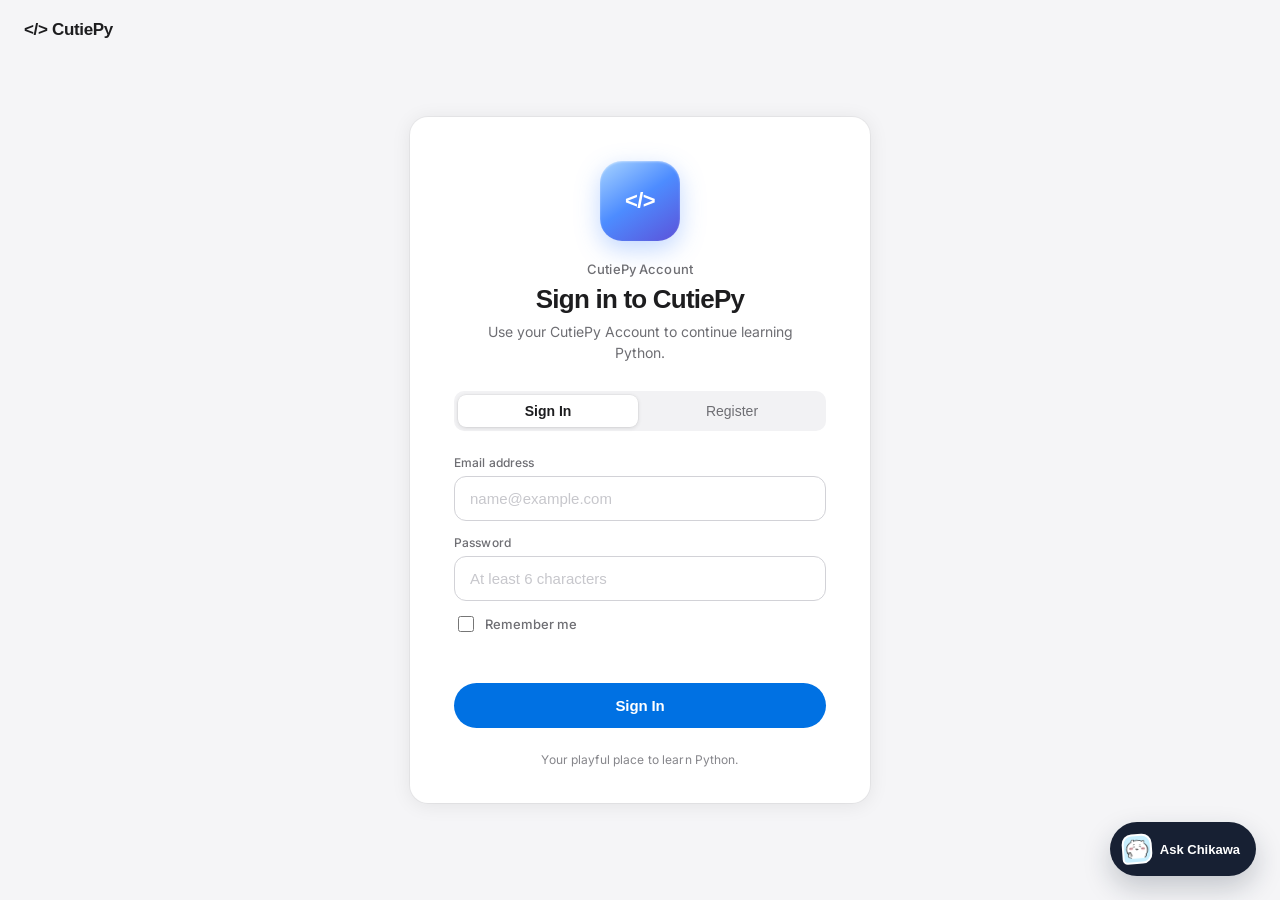
<file: CutiePy Prototype Web V1.2/auth-form.html>
<!DOCTYPE html>
<html lang="en">
<head>
    <meta charset="UTF-8">
    <meta name="viewport" content="width=device-width, initial-scale=1.0">
    <title>Sign In | CutiePy</title>
    <link rel="stylesheet" href="css/auth-page.css?v=20260904-3">
    <link rel="stylesheet" href="css/style.css?v=20260910-1">
</head>
<body>
    <main class="auth-page">
        <a class="auth-brand" href="auth.html" aria-label="Back to CutiePy account options">&lt;/&gt; CutiePy</a>

        <section class="auth-panel" aria-labelledby="auth-title">

            <div class="auth-logo" aria-hidden="true">&lt;/&gt;</div>

            <div class="auth-panel-heading">
                <p class="auth-kicker">CutiePy Account</p>
                <h1 id="auth-title">Sign in to CutiePy</h1>
                <p class="auth-subtitle">Use your CutiePy Account to continue learning Python.</p>
            </div>

            <div class="auth-tabs" role="tablist">
                <button type="button" id="login-tab"  class="auth-tab is-active" role="tab" aria-selected="true">Sign In</button>
                <button type="button" id="signup-tab" class="auth-tab"           role="tab" aria-selected="false">Register</button>
            </div>

            <form id="auth-form" class="auth-form" novalidate>

                <div id="name-field" class="field is-hidden">
                    <label for="auth-name">Full name</label>
                    <input id="auth-name" type="text" autocomplete="name" placeholder="Alex Smith">
                </div>

                <div class="field">
                    <label for="auth-email">Email address</label>
                    <input id="auth-email" type="email" autocomplete="email" required placeholder="name@example.com">
                </div>

                <div class="field">
                    <label for="auth-password">Password</label>
                    <input id="auth-password" type="password" autocomplete="current-password" minlength="6" required placeholder="At least 6 characters">
                </div>

                <!-- Created By 1820252173 Stanly Lukmana - 3 September 2026 -->
                <div class="remember-row" id="remember-row">
                    <input type="checkbox" id="remember-me">
                    <label class="remember-label" for="remember-me">Remember me</label>
                </div>

                <p id="auth-message" class="auth-message" role="status" aria-live="polite"></p>

                <button id="submit-button" class="auth-submit" type="submit">Sign In</button>
            </form>

            <p class="auth-footer">Your playful place to learn Python.</p>
        </section>
    </main>

    <script src="js/loader.js?v=20260910-1"></script>
    <script src="js/page-progress.js"></script>
    <script src="js/auth-page.js?v=20260910-3"></script>
    <script src="js/gemini-config.js"></script>
    <script src="js/chatbot.js"></script>
</body>
</html>
</file>
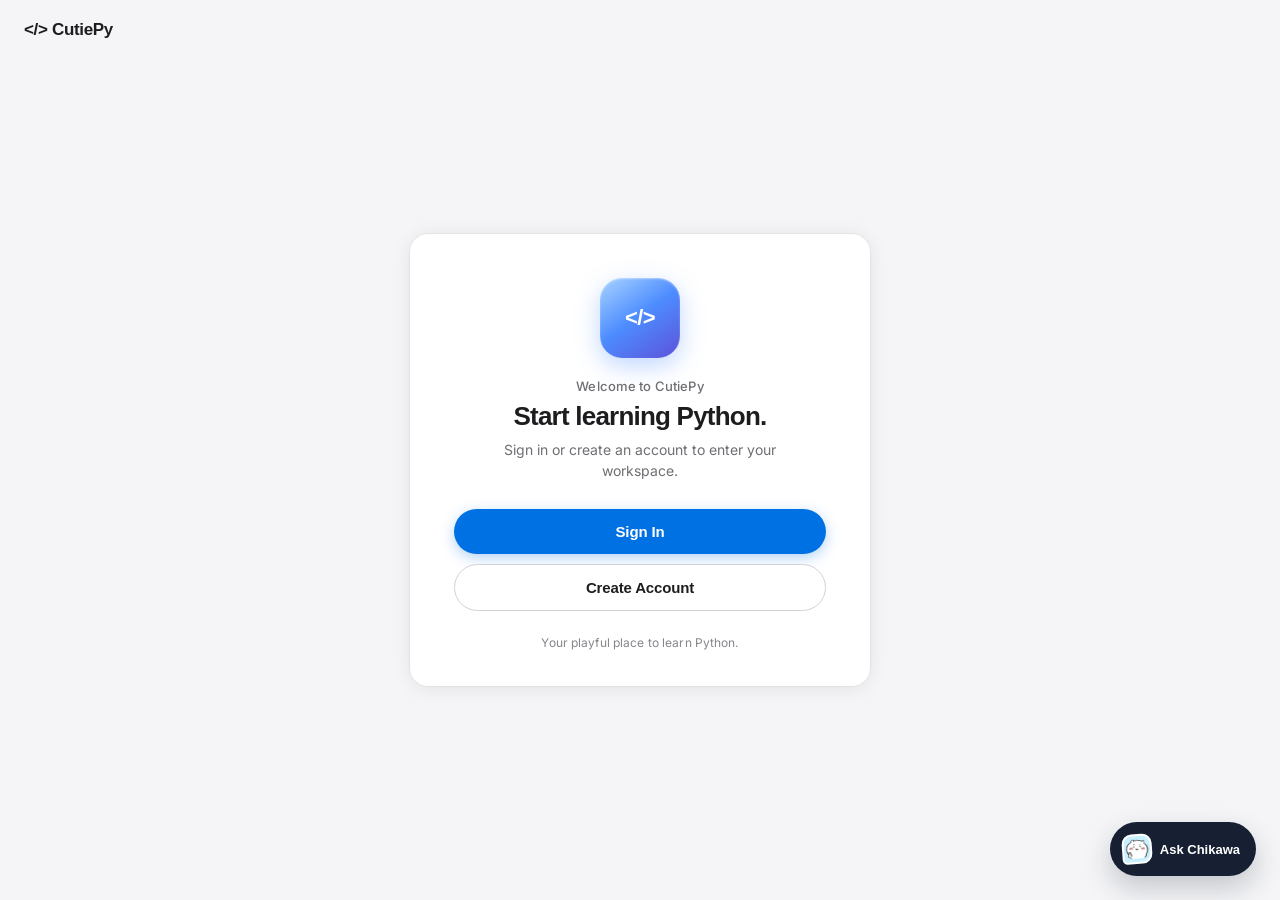
<file: CutiePy Prototype Web V1.2/auth.html>
<!DOCTYPE html>
<html lang="en">
<head>
    <meta charset="UTF-8">
    <meta name="viewport" content="width=device-width, initial-scale=1.0">
    <title>Welcome | CutiePy</title>
    <link rel="stylesheet" href="css/auth-page.css?v=20260904-3">
    <link rel="stylesheet" href="css/style.css?v=20260910-1">
</head>
<body>
    <main class="auth-page">
        <a class="auth-brand" href="index.html" aria-label="Back to CutiePy home">&lt;/&gt; CutiePy</a>

        <section class="auth-panel auth-choice" aria-labelledby="choice-title">

            <div class="auth-logo" aria-hidden="true">&lt;/&gt;</div>

            <div class="auth-panel-heading">
                <p class="auth-kicker">Welcome to CutiePy</p>
                <h1 id="choice-title">Start learning Python.</h1>
                <p class="auth-subtitle">Sign in or create an account to enter your workspace.</p>
            </div>

            <div class="auth-choice-actions">
                <a class="auth-choice-button auth-choice-primary"   href="auth-form.html?mode=login">Sign In</a>
                <a class="auth-choice-button auth-choice-secondary" href="auth-form.html?mode=signup">Create Account</a>
            </div>

            <p class="auth-footer">Your playful place to learn Python.</p>
        </section>
    </main>
    <script src="js/loader.js"></script>
    <script src="js/page-progress.js"></script>
    <script src="js/gemini-config.js"></script>
    <script src="js/chatbot.js"></script>
</body>
</html>
</file>
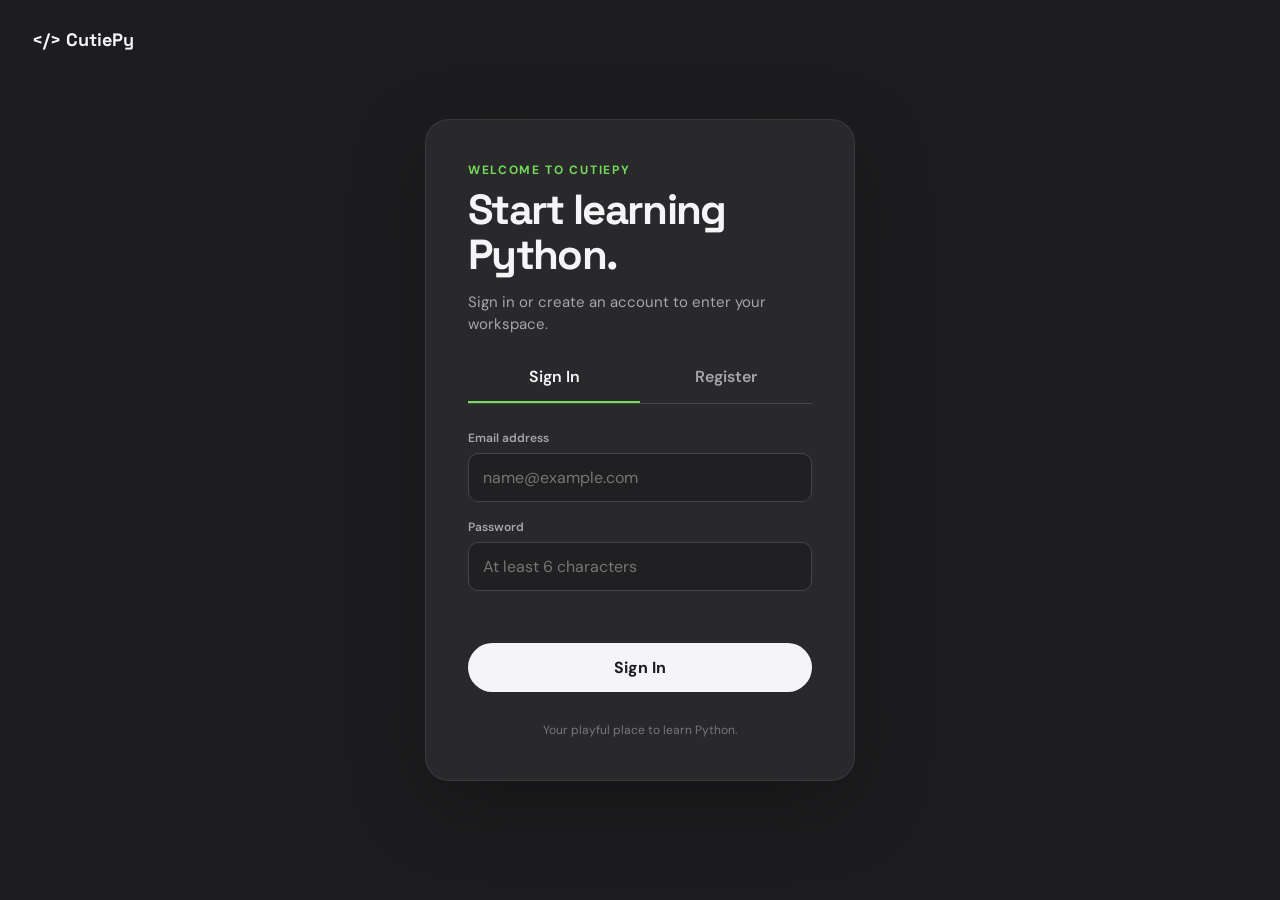
<file: CutiePy Prototype Web V1/auth.html>
<!DOCTYPE html>
<html lang="en">
<head>
    <meta charset="UTF-8">
    <meta name="viewport" content="width=device-width, initial-scale=1.0">
    <title>Sign In | CutiePy</title>
    <link rel="stylesheet" href="css/auth-page.css">
</head>
<body>
    <main class="auth-page">
        <a class="auth-brand" href="index.html" aria-label="Back to CutiePy welcome page">&lt;/&gt; CutiePy</a>
        <section class="auth-panel" aria-labelledby="auth-title">
            <div class="auth-panel-heading">
                <p class="auth-kicker">Welcome to CutiePy</p>
                <h1 id="auth-title">Start learning Python.</h1>
                <p class="auth-subtitle">Sign in or create an account to enter your workspace.</p>
            </div>

            <div class="auth-tabs" role="tablist">
                <button type="button" id="login-tab" class="auth-tab is-active" role="tab">Sign In</button>
                <button type="button" id="signup-tab" class="auth-tab" role="tab">Register</button>
            </div>

            <form id="auth-form" class="auth-form">
                <div id="name-field" class="field is-hidden">
                    <label for="auth-name">Full name</label>
                    <input id="auth-name" type="text" autocomplete="name" placeholder="Alex Smith">
                </div>
                <div class="field">
                    <label for="auth-email">Email address</label>
                    <input id="auth-email" type="email" autocomplete="email" required placeholder="name@example.com">
                </div>
                <div class="field">
                    <label for="auth-password">Password</label>
                    <input id="auth-password" type="password" autocomplete="current-password" minlength="6" required placeholder="At least 6 characters">
                </div>
                <p id="auth-message" class="auth-message" role="status"></p>
                <button id="submit-button" class="auth-submit" type="submit">Sign In</button>
            </form>

            <p class="auth-footer">Your playful place to learn Python.</p>
        </section>
    </main>
    <script src="js/auth-page.js"></script>
</body>
</html>
</file>
<file: CutiePy Prototype Web V1.2/css/auth-page.css>
/* Created By 1820252173 Stanly Lukmana - 2 September 2026 */

:root {
    color-scheme: light;
    --bg:          #f5f5f7;
    --panel-bg:    #ffffff;
    --text:        #1d1d1f;
    --muted:       #6e6e73;
    --subtle:      #86868b;
    --border:      #d2d2d7;
    --border-focus:#0071e3;
    --accent:      #0071e3;
    --accent-hover:#0077ed;
    --btn-dark:    #1d1d1f;
    --btn-dark-hover: #3a3a3c;
    --error:       #ff3b30;
    --success:     #34c759;
    --shadow-panel: 0 2px 20px rgba(0,0,0,0.08), 0 0 0 1px rgba(0,0,0,0.04);
    --radius-panel: 18px;
    --radius-input: 12px;
    --radius-btn:   980px;
    --font: -apple-system, BlinkMacSystemFont, "SF Pro Text", "Helvetica Neue", Arial, sans-serif;
    --font-display: -apple-system, BlinkMacSystemFont, "SF Pro Display", "Helvetica Neue", Arial, sans-serif;
}

/* Created By 1820252173 Stanly Lukmana - 2 September 2026 */
*, *::before, *::after { box-sizing: border-box; }
body {
    margin: 0;
    min-height: 100vh;
    background: var(--bg);
    color: var(--text);
    font-family: var(--font);
    -webkit-font-smoothing: antialiased;
    -moz-osx-font-smoothing: grayscale;
}

/* Created By 1820252173 Stanly Lukmana - 2 September 2026 */
.auth-page {
    min-height: 100vh;
    display: flex;
    flex-direction: column;
    align-items: center;
    justify-content: center;
    padding: 80px 20px 60px;
    animation: page-in 0.5s cubic-bezier(0.16, 1, 0.3, 1) both;
}

@keyframes page-in {
    from { opacity: 0; }
    to   { opacity: 1; }
}

/* Created By 1820252173 Stanly Lukmana - 2 September 2026 */
.auth-brand {
    position: fixed;
    top: 20px;
    left: 24px;
    color: var(--text);
    font-family: var(--font-display);
    font-size: 17px;
    font-weight: 600;
    letter-spacing: -0.02em;
    text-decoration: none;
    transition: opacity 0.2s;
    z-index: 10;
}
.auth-brand:hover { opacity: 0.65; }

/* Created By 1820252173 Stanly Lukmana - 2 September 2026 */
.auth-panel {
    width: min(100%, 460px);
    background: var(--panel-bg);
    border-radius: var(--radius-panel);
    box-shadow: var(--shadow-panel);
    padding: 44px 44px 36px;
    animation: panel-rise 0.55s cubic-bezier(0.22, 1, 0.36, 1) both;
}

@keyframes panel-rise {
    from { opacity: 0; transform: translateY(28px) scale(0.97); }
    to   { opacity: 1; transform: translateY(0)    scale(1);    }
}

/* Created By 1820252173 Stanly Lukmana - 2 September 2026 */
.auth-logo {
    display: grid;
    place-items: center;
    width: 80px;
    height: 80px;
    margin: 0 auto 20px;
    border-radius: 22px;
    background: linear-gradient(145deg, #a8d4ff 0%, #4d8cff 48%, #5c52d9 100%);
    box-shadow: 0 8px 24px rgba(77, 140, 255, 0.35), inset 0 1px 2px rgba(255,255,255,0.45);
    color: #fff;
    font-family: var(--font-display);
    font-size: 22px;
    font-weight: 700;
    letter-spacing: -0.03em;
    animation: logo-pop 0.6s cubic-bezier(0.34, 1.56, 0.64, 1) 0.1s both;
    transition: transform 0.25s ease, box-shadow 0.25s ease;
}
.auth-logo:hover {
    transform: translateY(-3px) rotate(-4deg);
    box-shadow: 0 14px 32px rgba(77, 140, 255, 0.4), inset 0 1px 2px rgba(255,255,255,0.45);
}

@keyframes logo-pop {
    from { opacity: 0; transform: scale(0.6) rotate(-12deg); }
    to   { opacity: 1; transform: scale(1) rotate(0deg); }
}

/* Created By 1820252173 Stanly Lukmana - 2 September 2026 */
.auth-panel-heading {
    text-align: center;
    margin-bottom: 28px;
    animation: content-in 0.5s cubic-bezier(0.16, 1, 0.3, 1) 0.18s both;
}

.auth-kicker {
    margin: 0 0 8px;
    color: var(--muted);
    font-size: 13px;
    font-weight: 500;
    letter-spacing: 0.01em;
}

h1 {
    margin: 0 0 8px;
    font-family: var(--font-display);
    font-size: 26px;
    font-weight: 700;
    letter-spacing: -0.03em;
    line-height: 1.1;
    color: var(--text);
}

.auth-subtitle {
    margin: 6px auto 0;
    color: var(--muted);
    font-size: 14px;
    line-height: 1.5;
    max-width: 340px;
}

/* Created By 1820252173 Stanly Lukmana - 2 September 2026 */
.auth-tabs {
    display: grid;
    grid-template-columns: 1fr 1fr;
    gap: 4px;
    margin-bottom: 24px;
    padding: 4px;
    background: #f2f2f4;
    border-radius: 10px;
    animation: content-in 0.5s cubic-bezier(0.16, 1, 0.3, 1) 0.22s both;
}

.auth-tab {
    padding: 8px 12px;
    border: none;
    border-radius: 8px;
    background: transparent;
    color: var(--muted);
    font: 500 14px var(--font);
    cursor: pointer;
    transition: background 0.2s ease, color 0.2s ease, box-shadow 0.2s ease;
}
.auth-tab.is-active {
    background: #ffffff;
    color: var(--text);
    font-weight: 600;
    box-shadow: 0 1px 4px rgba(0,0,0,0.12), 0 0 0 0.5px rgba(0,0,0,0.06);
}
.auth-tab:not(.is-active):hover { color: var(--text); }

/* Created By 1820252173 Stanly Lukmana - 2 September 2026 */
.auth-form {
    display: flex;
    flex-direction: column;
    gap: 14px;
    animation: content-in 0.5s cubic-bezier(0.16, 1, 0.3, 1) 0.26s both;
}

@keyframes content-in {
    from { opacity: 0; transform: translateY(12px); }
    to   { opacity: 1; transform: translateY(0); }
}

/* Created By 1820252173 Stanly Lukmana - 2 September 2026 */
.field { display: flex; flex-direction: column; gap: 6px; }
.field.is-hidden { display: none; }

label {
    color: var(--muted);
    font-size: 12px;
    font-weight: 500;
    letter-spacing: 0.01em;
}

input[type="text"],
input[type="email"],
input[type="password"] {
    width: 100%;
    padding: 13px 15px;
    border: 1.5px solid var(--border);
    border-radius: var(--radius-input);
    outline: none;
    background: #ffffff;
    color: var(--text);
    font: 15px var(--font);
    transition: border-color 0.2s ease, box-shadow 0.2s ease;
    -webkit-appearance: none;
}
input[type="text"]::placeholder,
input[type="email"]::placeholder,
input[type="password"]::placeholder { color: #c7c7cc; }

input[type="text"]:focus,
input[type="email"]:focus,
input[type="password"]:focus {
    border-color: var(--border-focus);
    box-shadow: 0 0 0 3.5px rgba(0, 113, 227, 0.18);
}

/* Created By 1820252173 Stanly Lukmana - 2 September 2026 */
.remember-row {
    display: flex;
    align-items: center;
    gap: 8px;
    margin-top: -2px;
    animation: content-in 0.5s cubic-bezier(0.16, 1, 0.3, 1) 0.28s both;
}

.remember-row input[type="checkbox"] {
    width: 16px;
    height: 16px;
    padding: 0;
    border: 1.5px solid var(--border);
    border-radius: 5px;
    background: #fff;
    cursor: pointer;
    accent-color: var(--accent);
    flex-shrink: 0;
    transition: border-color 0.2s ease, box-shadow 0.2s ease;
    appearance: auto;
    -webkit-appearance: auto;
}
.remember-row input[type="checkbox"]:focus {
    box-shadow: 0 0 0 3px rgba(0, 113, 227, 0.2);
    outline: none;
}

.remember-label {
    color: var(--muted);
    font-size: 13px;
    cursor: pointer;
    user-select: none;
    letter-spacing: 0em;
}

/* Created By 1820252173 Stanly Lukmana - 2 September 2026 */
.auth-message {
    min-height: 16px;
    margin: 0;
    font-size: 13px;
    line-height: 1.4;
    color: transparent;
    transition: color 0.25s ease;
}
.auth-message.is-error   { color: var(--error); }
.auth-message.is-success { color: var(--success); }

/* Created By 1820252173 Stanly Lukmana - 2 September 2026 */
.auth-submit {
    width: 100%;
    padding: 14px;
    margin-top: 4px;
    border: none;
    border-radius: var(--radius-btn);
    background: var(--accent);
    color: #ffffff;
    font: 600 15px var(--font);
    cursor: pointer;
    letter-spacing: -0.01em;
    transition: background 0.2s ease, transform 0.18s ease, box-shadow 0.2s ease;
    animation: content-in 0.5s cubic-bezier(0.16, 1, 0.3, 1) 0.32s both;
}
.auth-submit:hover {
    background: var(--accent-hover);
    transform: translateY(-1px);
    box-shadow: 0 6px 20px rgba(0, 113, 227, 0.35);
}
.auth-submit:active {
    transform: translateY(0);
    box-shadow: none;
}

/* Created By 1820252173 Stanly Lukmana - 2 September 2026 */
.auth-footer {
    margin: 24px 0 0;
    color: var(--subtle);
    font-size: 12px;
    text-align: center;
    letter-spacing: 0.01em;
    animation: content-in 0.5s cubic-bezier(0.16, 1, 0.3, 1) 0.36s both;
}

/* Created By 1820252173 Stanly Lukmana - 2 September 2026 */
.auth-choice .auth-panel-heading { margin-bottom: 0; }

.auth-choice-actions {
    display: flex;
    flex-direction: column;
    gap: 10px;
    width: 100%;
    margin-top: 28px;
    animation: content-in 0.5s cubic-bezier(0.16, 1, 0.3, 1) 0.28s both;
}

.auth-choice-button {
    display: block;
    padding: 14px 18px;
    border-radius: var(--radius-btn);
    font: 600 15px var(--font);
    text-align: center;
    text-decoration: none;
    letter-spacing: -0.01em;
    transition: transform 0.18s ease, box-shadow 0.18s ease, background 0.18s ease;
}
.auth-choice-button:hover  { transform: translateY(-2px); }
.auth-choice-button:active { transform: translateY(0); }

.auth-choice-primary {
    background: var(--accent);
    color: #ffffff;
    box-shadow: 0 4px 14px rgba(0, 113, 227, 0.3);
}
.auth-choice-primary:hover {
    background: var(--accent-hover);
    box-shadow: 0 8px 22px rgba(0, 113, 227, 0.38);
}

.auth-choice-secondary {
    background: #ffffff;
    color: var(--text);
    border: 1.5px solid var(--border);
}
.auth-choice-secondary:hover {
    background: #f5f5f7;
    border-color: #86868b;
}

@media (prefers-reduced-motion: reduce) {
    *, *::before, *::after {
        animation-duration: 0.01ms !important;
        animation-iteration-count: 1 !important;
        scroll-behavior: auto !important;
        transition-duration: 0.01ms !important;
    }
}

/* Created By 1820252173 Stanly Lukmana - 2 September 2026 */
@media (max-width: 520px) {
    .auth-brand { top: 16px; left: 18px; font-size: 16px; }
    .auth-page  { padding: 72px 16px 48px; }
    .auth-panel { padding: 32px 24px 28px; border-radius: 16px; }
    .auth-logo  { width: 66px; height: 66px; font-size: 18px; border-radius: 18px; }
    h1          { font-size: 22px; }
}
</file>
<file: CutiePy Prototype Web V1.2/css/style.css>
@import url('https://fonts.googleapis.com/css2?family=Inter:wght@300;400;500;600;700&display=swap');

.ai-tutor {
    position: fixed;
    right: 24px;
    bottom: 24px;
    z-index: 70;
    display: flex;
    align-items: flex-end;
    flex-direction: column;
    gap: 12px;
    font-family: 'Inter', -apple-system, BlinkMacSystemFont, "Segoe UI", sans-serif;
}

.ai-tutor-panel {
    display: none;
    width: min(390px, calc(100vw - 32px));
    overflow: hidden;
    border: 1px solid rgba(255, 255, 255, 0.78);
    border-radius: 24px;
    background: rgba(255, 255, 255, 0.92);
    box-shadow: 0 24px 60px rgba(25, 35, 55, 0.2), inset 0 1px 1px #fff;
    backdrop-filter: blur(24px) saturate(150%);
    -webkit-backdrop-filter: blur(24px) saturate(150%);
}

.ai-tutor.is-open .ai-tutor-panel {
    display: block;
    transform-origin: bottom right;
    animation: ai-tutor-reveal 0.42s cubic-bezier(0.16, 1, 0.3, 1) both;
}

@keyframes ai-tutor-reveal {
    from { opacity: 0; transform: translateY(14px) scale(0.96); }
    to { opacity: 1; transform: translateY(0) scale(1); }
}

.ai-tutor.is-closing .ai-tutor-panel {
    display: block;
    transform-origin: bottom right;
    animation: ai-tutor-hide 0.26s cubic-bezier(0.4, 0, 1, 1) both;
}

@keyframes ai-tutor-hide {
    from { opacity: 1; transform: translateY(0) scale(1); }
    to { opacity: 0; transform: translateY(8px) scale(0.97); }
}

.ai-tutor.is-open .ai-tutor-header,
.ai-tutor.is-open .ai-tutor-messages,
.ai-tutor.is-open .ai-tutor-suggestions,
.ai-tutor.is-open .ai-tutor-form,
.ai-tutor.is-open .ai-tutor-disclaimer {
    animation: tutor-content-reveal 0.36s cubic-bezier(0.16, 1, 0.3, 1) both;
}

.ai-tutor.is-open .ai-tutor-header { animation-delay: 0.06s; }
.ai-tutor.is-open .ai-tutor-messages { animation-delay: 0.1s; }
.ai-tutor.is-open .ai-tutor-suggestions { animation-delay: 0.14s; }
.ai-tutor.is-open .ai-tutor-form { animation-delay: 0.18s; }
.ai-tutor.is-open .ai-tutor-disclaimer { animation-delay: 0.22s; }

@keyframes tutor-content-reveal {
    from { opacity: 0; transform: translateY(5px); }
    to { opacity: 1; transform: translateY(0); }
}

.ai-tutor-header { display: flex; align-items: center; justify-content: space-between; padding: 17px 18px; background: #172033; color: #fff; }
.ai-tutor-identity { display: flex; align-items: center; gap: 10px; }
.ai-tutor-avatar { display: block; width: 48px; height: 48px; flex: 0 0 48px; object-fit: cover; border: 3px solid #fff; border-radius: 16px 16px 16px 8px; background: #c9f0ff; box-shadow: 0 4px 0 rgba(98, 154, 191, 0.16); transform: rotate(-4deg); }
.ai-tutor-kicker { margin: 0 0 2px; color: #a9b8d0; font-size: 10px; font-weight: 700; letter-spacing: 0.12em; text-transform: uppercase; }
.ai-tutor-header h2 { margin: 0; font-size: 18px; letter-spacing: -0.02em; }
.ai-tutor-close { border: 0; background: transparent; color: #c7d0df; font-size: 25px; line-height: 1; cursor: pointer; }
.ai-tutor-messages { display: flex; max-height: 310px; min-height: 170px; padding: 16px; overflow-y: auto; flex-direction: column; gap: 10px; background: #f7f9fc; }
.ai-tutor-message { max-width: 88%; padding: 10px 12px; border-radius: 14px 14px 14px 4px; color: #344054; font-size: 13px; line-height: 1.55; white-space: pre-line; }
.ai-tutor-message { animation: tutor-message-enter 0.2s cubic-bezier(0.16, 1, 0.3, 1) both; }

@keyframes tutor-message-enter {
    from { opacity: 0; transform: translateY(6px); }
    to { opacity: 1; transform: translateY(0); }
}

.ai-tutor-message.bot { align-self: flex-start; background: #fff; border: 1px solid #e6ebf2; }
.ai-tutor-message.user { align-self: flex-end; border-radius: 14px 14px 4px 14px; background: #2368dd; color: #fff; }
.ai-tutor-message h3 { margin: 5px 0 8px; color: #172033; font-size: 15px; line-height: 1.3; }
.ai-tutor-message hr { margin: 10px 0; border: 0; border-top: 1px solid #dce3ed; }
.ai-tutor-message pre { margin: 9px 0; padding: 10px; overflow-x: auto; border-radius: 8px; background: #172033; color: #e8f1ff; white-space: pre; }
.ai-tutor-message pre code { padding: 0; background: transparent; color: inherit; }
.ai-tutor-message code { padding: 2px 4px; border-radius: 4px; background: rgba(35, 104, 221, 0.09); font-family: 'Courier New', monospace; font-size: 12px; }
.ai-tutor-message.user code { background: rgba(255, 255, 255, 0.18); }
.ai-tutor-suggestions { display: flex; gap: 6px; padding: 10px 12px 0; overflow-x: auto; background: #f7f9fc; }
.ai-tutor-suggestions button { flex: 0 0 auto; padding: 6px 9px; border: 1px solid #d8e1ef; border-radius: 999px; background: #fff; color: #2368dd; font-size: 11px; cursor: pointer; }
.ai-tutor-form { display: flex; gap: 8px; padding: 12px; background: #f7f9fc; }
.ai-tutor-form input { min-width: 0; flex: 1; padding: 10px 12px; border: 1px solid #dce3ed; border-radius: 12px; outline: none; background: #fff; font-size: 13px; }
.ai-tutor-form input:focus { border-color: #2368dd; box-shadow: 0 0 0 3px rgba(35, 104, 221, 0.12); }
.ai-tutor-form button { display: grid; width: 40px; height: 40px; flex: 0 0 40px; place-items: center; border: 0; border-radius: 12px; background: #172033; color: #fff; cursor: pointer; }
.ai-tutor-disclaimer { margin: 0; padding: 0 14px 13px; background: #f7f9fc; color: #8b96a9; font-size: 10px; line-height: 1.4; text-align: center; }
.ai-tutor-toggle { display: flex; align-items: center; gap: 8px; padding: 12px 16px 12px 12px; border: 0; border-radius: 999px; background: #172033; box-shadow: 0 12px 28px rgba(25, 35, 55, 0.22); color: #fff; font-size: 13px; font-weight: 700; cursor: pointer; }
.ai-tutor-toggle-icon { display: block; width: 30px; height: 30px; object-fit: cover; border: 2px solid #fff; border-radius: 10px 10px 10px 5px; background: #c9f0ff; transform: rotate(-4deg); }
.ai-tutor-toggle:hover { transform: translateY(-2px); }

.challenge-progress-summary {
    width: min(100%, 460px);
    margin: 24px auto 0;
    text-align: left;
}

.challenge-progress-summary-top {
    display: flex;
    justify-content: space-between;
    margin-bottom: 8px;
    color: #6b7280;
    font-size: 12px;
    font-weight: 600;
}

.challenge-progress-track {
    height: 8px;
    overflow: hidden;
    border-radius: 999px;
    background: #e5e7eb;
}

.challenge-progress-bar {
    width: 0;
    height: 100%;
    border-radius: inherit;
    background: var(--apple-blue);
    transition: width 0.5s cubic-bezier(0.16, 1, 0.3, 1);
}

@media (max-width: 640px) {
    .challenge-progress-summary { margin-top: 20px; }
    #view-home h1 { line-height: 1.08; }
    #view-home > section { overflow: hidden; }
    .python-intro-copy h2 { line-height: 1.15; }
}

@media (max-width: 640px) {
    .ai-tutor { right: 16px; bottom: 16px; left: 16px; }
    .ai-tutor-panel { width: 100%; }
    .ai-tutor-toggle { align-self: flex-end; }
}

:root {
    --apple-bg: #f5f5f7;
    --apple-text: #1d1d1f;
    --apple-card: #ffffff;
    --apple-blue: #0066cc;
    --apple-orange: #bf4800;
}

.site-loader {
    position: fixed;
    inset: 0;
    z-index: 100;
    display: flex;
    align-items: center;
    justify-content: center;
    flex-direction: column;
    gap: 22px;
    padding: 24px;
    background: linear-gradient(135deg, #e1eaf5, #ffffff);
}

.site-loader-terminal {
    width: min(340px, 100%);
    overflow: hidden;
    border: 1px solid #303030;
    border-radius: 24px;
    background: #1a1a1a;
    box-shadow: 0 28px 70px rgba(25, 35, 55, 0.26);
    color: #e7e7e7;
    font-family: 'Courier New', Courier, monospace;
    animation: site-loader-enter 0.46s cubic-bezier(0.16, 1, 0.3, 1) both;
}

.site-loader-bar {
    display: flex;
    gap: 8px;
    padding: 16px 18px;
    border-bottom: 1px solid #303030;
}

.site-loader-bar span,
.loading-dots span {
    display: block;
    border-radius: 999px;
}

.site-loader-bar span { width: 11px; height: 11px; }
.site-loader-bar span:nth-child(1) { background: #ff5f57; }
.site-loader-bar span:nth-child(2) { background: #ffbd2e; }
.site-loader-bar span:nth-child(3) { background: #28c840; }

.site-loader-body { min-height: 96px; padding: 22px 22px 26px; }
.site-loader-line { min-height: 1.7em; margin: 0; font-family: ui-monospace, SFMono-Regular, Menlo, Consolas, monospace; font-size: 14px; line-height: 1.7; white-space: pre; }
.site-loader-prompt { color: #6b7280; }
.site-loader-line--status { color: #a9b8d0; }
.site-loader-cursor { display: inline-block; width: 7px; height: 15px; margin-left: 2px; vertical-align: -2px; background: #e6e6e6; animation: loader-cursor-blink 0.9s steps(1) infinite; }
.site-loader-wordmark { display: flex; align-items: center; gap: 8px; opacity: 0; transform: translateY(6px) scale(0.94); color: #111111; font-family: 'Inter', sans-serif; font-size: 21px; font-weight: 700; }
.site-loader-wordmark span { color: var(--apple-blue); font-family: ui-monospace, SFMono-Regular, Menlo, Consolas, monospace; font-size: 19px; }
.site-loader.is-resolved .loading-dots { display: none; }
.site-loader.is-resolved .site-loader-wordmark { animation: site-loader-wordmark 0.5s cubic-bezier(0.16, 1, 0.3, 1) both; }
.site-loader.is-exiting .site-loader-terminal { animation: site-loader-exit 0.42s cubic-bezier(0.4, 0, 1, 1) both; }
.site-loader.is-exiting .site-loader-wordmark { animation: site-loader-exit 0.3s cubic-bezier(0.4, 0, 1, 1) both; }
#page-progress {
    position: fixed;
    top: 0;
    right: 0;
    left: 0;
    z-index: 200;
    height: 3px;
    transform: scaleX(0);
    transform-origin: left;
    background: var(--apple-blue);
    box-shadow: 0 1px 8px rgba(0, 102, 204, 0.42);
    transition: transform 0.2s cubic-bezier(0.16, 1, 0.3, 1), opacity 0.2s cubic-bezier(0.4, 0, 1, 1);
}

#page-progress.is-complete { opacity: 0; }

.loading-dots { display: inline-flex; align-items: center; gap: 6px; }
.loading-dots span { width: 8px; height: 8px; animation: loading-dot-pulse 0.9s cubic-bezier(0.16, 1, 0.3, 1) infinite; }
.loading-dots span:nth-child(1) { background: var(--apple-orange); }
.loading-dots span:nth-child(2) { background: var(--apple-blue); animation-delay: 0.12s; }
.loading-dots span:nth-child(3) { background: #1a1a1a; animation-delay: 0.24s; }
.loading-dots--button span { width: 6px; height: 6px; background: #ffffff; }
.loading-dots--output { padding: 4px 0; }
.loading-dots--chat span { width: 5px; height: 5px; background: #8b96a9; }

@keyframes site-loader-enter { from { opacity: 0; transform: translateY(12px) scale(0.98); } to { opacity: 1; transform: translateY(0) scale(1); } }
@keyframes site-loader-wordmark { from { opacity: 0; transform: scale(0.94); } to { opacity: 1; transform: scale(1); } }
@keyframes site-loader-exit { from { opacity: 1; transform: translateY(0); } to { opacity: 0; transform: translateY(-14px); } }
@keyframes loader-cursor-blink { 50% { opacity: 0; } }
@keyframes loading-dot-pulse { 0%, 60%, 100% { opacity: 0.3; transform: translateY(0); } 30% { opacity: 1; transform: translateY(-4px); } }

body {
    font-family: 'Inter', -apple-system, BlinkMacSystemFont, "Segoe UI", Roboto, Helvetica, Arial, sans-serif;
    background-color: var(--apple-bg);
    color: var(--apple-text);
    -webkit-font-smoothing: antialiased;
}

.view-section.view-enter {
    animation: view-enter 0.62s cubic-bezier(0.16, 1, 0.3, 1) both;
}

.view-section.view-exit {
    animation: view-exit 0.15s cubic-bezier(0.4, 0, 1, 1) both;
    pointer-events: none;
}

.challenge-page > header,
.challenge-page > main {
    animation: view-enter 0.62s cubic-bezier(0.16, 1, 0.3, 1) both;
}

.challenge-page > main { animation-delay: 0.07s; }

#view-home.view-enter > section,
.challenge-page > main > div,
.challenge-page > main > section {
    animation: content-reveal 0.64s cubic-bezier(0.16, 1, 0.3, 1) both;
}

#view-home.view-enter > section:nth-child(2),
.challenge-page > main > section:nth-child(2) { animation-delay: 0.08s; }

#view-home.view-enter > section:nth-child(3),
.challenge-page > main > section:nth-child(3) { animation-delay: 0.16s; }

#view-home.view-enter > section:nth-child(4) { animation-delay: 0.24s; }

#view-group.view-enter > div:first-child,
#view-group.view-enter > div:nth-child(2) {
    animation: content-reveal 0.64s cubic-bezier(0.16, 1, 0.3, 1) both;
}

#view-group.view-enter > div:nth-child(2) { animation-delay: 0.08s; }

#view-group.view-enter .grid > .apple-card {
    animation: card-enter 0.62s cubic-bezier(0.16, 1, 0.3, 1) backwards;
}

#view-group.view-enter .grid > .apple-card:nth-child(2) { animation-delay: 0.14s; }
#view-group.view-enter .grid > .apple-card:nth-child(3) { animation-delay: 0.2s; }
#view-group.view-enter .group-member-bottom .apple-card:nth-child(1) { animation-delay: 0.26s; }
#view-group.view-enter .group-member-bottom .apple-card:nth-child(2) { animation-delay: 0.32s; }

@keyframes content-reveal {
    from { opacity: 0; transform: translateY(7px); }
    to { opacity: 1; transform: translateY(0); }
}

@keyframes view-enter {
    from { opacity: 0; transform: translateY(8px); }
    to { opacity: 1; transform: translateY(0); }
}

@keyframes view-exit {
    from { opacity: 1; transform: translateY(0); }
    to { opacity: 0; transform: translateY(-8px); }
}

#view-lesson-menu.view-enter > .max-w-7xl > *,
#view-study-guide.view-enter > .max-w-7xl > *,
#view-lesson-detail.view-enter > .max-w-6xl > * {
    animation: content-reveal 0.55s cubic-bezier(0.16, 1, 0.3, 1) both;
}

#view-lesson-menu.view-enter > .max-w-7xl > *:nth-child(2),
#view-study-guide.view-enter > .max-w-7xl > *:nth-child(2),
#view-lesson-detail.view-enter > .max-w-6xl > *:nth-child(2) { animation-delay: 0.06s; }

#view-lesson-menu.view-enter > .max-w-7xl > *:nth-child(3),
#view-study-guide.view-enter > .max-w-7xl > *:nth-child(3),
#view-lesson-detail.view-enter > .max-w-6xl > *:nth-child(3) { animation-delay: 0.12s; }

.view-section.view-enter .home-lesson-card,
.view-section.view-enter #lesson-catalog .apple-card,
.view-section.view-enter #challenge-catalog .apple-card {
    animation: card-enter 0.62s cubic-bezier(0.16, 1, 0.3, 1) backwards;
}

.home-lesson-card:nth-child(2),
#lesson-catalog .apple-card:nth-child(2),
#challenge-catalog .apple-card:nth-child(2) { animation-delay: 0.06s; }

.home-lesson-card:nth-child(3),
#lesson-catalog .apple-card:nth-child(3),
#challenge-catalog .apple-card:nth-child(3) { animation-delay: 0.12s; }

.home-lesson-card:nth-child(4),
#lesson-catalog .apple-card:nth-child(4),
#challenge-catalog .apple-card:nth-child(4) { animation-delay: 0.18s; }

#lesson-catalog .apple-card:nth-child(5),
#challenge-catalog .apple-card:nth-child(5) { animation-delay: 0.24s; }

#lesson-catalog .apple-card:nth-child(n + 6),
#challenge-catalog .apple-card:nth-child(n + 6) { animation-delay: 0.3s; }

@keyframes card-enter {
    from { opacity: 0; transform: translateY(10px); }
    to { opacity: 1; transform: translateY(0); }
}

@media (prefers-reduced-motion: reduce) {
    *, *::before, *::after {
        animation-duration: 0.01ms !important;
        animation-iteration-count: 1 !important;
        scroll-behavior: auto !important;
        transition-duration: 0.01ms !important;
    }

    .site-loader-terminal,
    .site-loader-wordmark,
    .site-loader-cursor,
    .loading-dots span,
    #page-progress {
        animation-duration: 0.01ms !important;
        animation-iteration-count: 1 !important;
        transition-duration: 0.01ms !important;
    }
}

#global-nav {
    background: rgba(255, 255, 255, 0.2) !important;
    border-bottom-color: rgba(255, 255, 255, 0.38);
    box-shadow: 0 8px 28px rgba(75, 91, 125, 0.04);
    backdrop-filter: blur(18px) saturate(150%);
    -webkit-backdrop-filter: blur(18px) saturate(150%);
}

.main-nav-links {
    position: absolute;
    left: 50%;
    isolation: isolate;
    transform: translateX(-50%);
    overflow: hidden;
    border: 1px solid rgba(255, 255, 255, 0.22);
    border-radius: 999px;
    background: linear-gradient(110deg, rgba(22, 28, 32, 0.82), rgba(54, 61, 65, 0.64));
    box-shadow: 0 18px 38px rgba(31, 38, 48, 0.2), 0 2px 8px rgba(31, 38, 48, 0.12), inset 0 1px 1px rgba(255, 255, 255, 0.28), inset 0 -1px 1px rgba(0, 0, 0, 0.24);
    backdrop-filter: blur(28px) saturate(160%);
    -webkit-backdrop-filter: blur(28px) saturate(160%);
}

.main-nav-links::before {
    position: absolute;
    inset: 0;
    z-index: -1;
    border-radius: inherit;
    background: linear-gradient(115deg, rgba(255, 255, 255, 0.2), transparent 35%, rgba(150, 190, 220, 0.12) 70%, rgba(255, 255, 255, 0.12));
    content: "";
    pointer-events: none;
}

.main-nav-links a {
    display: block;
    position: relative;
    z-index: 1;
    padding: 7px 13px;
    border-radius: 999px;
    font-size: 14px;
    color: rgba(255, 255, 255, 0.72);
    transition: color 0.2s ease, background-color 0.2s ease, box-shadow 0.2s ease, transform 0.2s ease;
}

.site-search {
    position: fixed;
    top: 68px;
    right: max(24px, calc((100vw - 1280px) / 2));
    z-index: 60;
    width: min(360px, calc(100vw - 32px));
    padding: 12px;
    border: 1px solid rgba(255, 255, 255, 0.72);
    border-radius: 20px;
    background: rgba(255, 255, 255, 0.78);
    box-shadow: 0 18px 40px rgba(31, 38, 48, 0.16), inset 0 1px 1px rgba(255, 255, 255, 0.95);
    backdrop-filter: blur(24px) saturate(160%);
    -webkit-backdrop-filter: blur(24px) saturate(160%);
}

.site-search:not(.hidden) { animation: search-panel-enter 0.25s cubic-bezier(0.16, 1, 0.3, 1) both; }
.site-search.is-closing { animation: search-panel-exit 0.25s cubic-bezier(0.4, 0, 1, 1) both; }

@keyframes search-panel-enter {
    from { opacity: 0; transform: translateY(-8px); }
    to { opacity: 1; transform: translateY(0); }
}

@keyframes search-panel-exit {
    from { opacity: 1; transform: translateY(0); }
    to { opacity: 0; transform: translateY(-8px); }
}

.site-search input {
    width: 100%;
    padding: 11px 14px;
    border: 1px solid rgba(120, 130, 145, 0.22);
    border-radius: 12px;
    outline: none;
    background: rgba(255, 255, 255, 0.6);
    color: var(--apple-text);
    font-size: 14px;
}

.site-search input:focus { border-color: rgba(0, 102, 204, 0.5); }

.site-search-results { display: grid; gap: 4px; margin-top: 8px; }

.site-search-result {
    width: 100%;
    padding: 9px 10px;
    border: 0;
    border-radius: 10px;
    background: transparent;
    color: var(--apple-text);
    text-align: left;
    cursor: pointer;
    animation: search-result-enter 0.25s cubic-bezier(0.16, 1, 0.3, 1) var(--search-result-delay, 0ms) both;
}

@keyframes search-result-enter {
    from { opacity: 0; transform: translateY(-4px); }
    to { opacity: 1; transform: translateY(0); }
}

.site-search-result:hover { background: rgba(255, 255, 255, 0.72); }

.site-search-empty { padding: 8px 10px; color: #6b7280; font-size: 13px; }

.python-intro {
    display: grid;
    max-width: 1280px;
    grid-template-columns: minmax(0, 1fr) minmax(0, 1fr);
    align-items: center;
    gap: clamp(32px, 6vw, 88px);
}

.python-intro-video {
    overflow: hidden;
    padding: 10px;
    border: 1px solid rgba(255, 255, 255, 0.82);
    border-radius: 26px;
    background: rgba(255, 255, 255, 0.58);
    box-shadow: 0 18px 36px rgba(31, 38, 48, 0.1), inset 0 1px 1px rgba(255, 255, 255, 0.95);
}

.python-video-screen {
    display: flex;
    min-height: 0;
    aspect-ratio: 16 / 9;
    flex-direction: column;
    align-items: center;
    justify-content: center;
    gap: 14px;
    border-radius: 19px;
    background: linear-gradient(145deg, #243b3b, #102424 58%, #182e2b);
    color: rgba(255, 255, 255, 0.76);
}

.python-video-play {
    display: grid;
    width: 62px;
    height: 62px;
    place-items: center;
    padding-left: 4px;
    border: 1px solid rgba(255, 255, 255, 0.65);
    border-radius: 50%;
    background: rgba(255, 255, 255, 0.16);
    font-size: 22px;
}

.python-video-label { font-size: 14px; letter-spacing: 0.04em; }

.python-intro-copy { max-width: 600px; }
.python-intro-eyebrow { margin: 0 0 10px; color: var(--apple-orange); font-size: 12px; font-weight: 700; letter-spacing: 0.14em; text-transform: uppercase; }
.python-intro-copy h2 { margin-bottom: 20px; }
.python-intro-copy p:not(.python-intro-eyebrow) { margin: 0 0 18px; color: #5f6673; font-size: 15px; line-height: 1.8; }

@media (max-width: 768px) {
    .python-intro { grid-template-columns: 1fr; }
    .python-video-screen { min-height: 220px; }
}

.main-nav-links a:hover {
    background: rgba(255, 255, 255, 0.12);
    box-shadow: inset 0 1px 0 rgba(255, 255, 255, 0.35), 0 3px 10px rgba(0, 0, 0, 0.12);
    transform: translateY(-1px);
}

.main-nav-links a.is-active {
    background: linear-gradient(145deg, rgba(255, 255, 255, 0.98), rgba(232, 237, 240, 0.86));
    box-shadow: 0 4px 14px rgba(0, 0, 0, 0.2), inset 0 1px 1px rgba(255, 255, 255, 1), inset 0 -1px 1px rgba(130, 140, 150, 0.2);
    color: #111827;
}

.auth-gate {
    position: fixed;
    inset: 0;
    z-index: 100;
    overflow: auto;
    background: #ffffff;
    color: #172033;
}

.auth-gate:not(.hidden) { animation: auth-gate-enter 0.4s cubic-bezier(0.16, 1, 0.3, 1) both; }
.auth-gate:not(.hidden) .auth-gate-card { animation: auth-card-enter 0.52s 0.06s cubic-bezier(0.16, 1, 0.3, 1) both; }

@keyframes auth-gate-enter {
    from { opacity: 0; }
    to { opacity: 1; }
}

@keyframes auth-card-enter {
    from { opacity: 0; transform: translateY(10px) scale(0.98); }
    to { opacity: 1; transform: translateY(0) scale(1); }
}

.auth-gate-brand {
    position: absolute;
    top: 28px;
    left: 34px;
    color: #2368dd;
    font-size: 20px;
    font-weight: 700;
    letter-spacing: -0.04em;
}

.auth-gate-brand span {
    margin-right: 6px;
    color: #55a7f5;
    font-family: 'Courier New', monospace;
    font-size: 15px;
}

.auth-gate-menu-button {
    position: absolute;
    top: 24px;
    right: 30px;
    border: 0;
    background: transparent;
    color: #8b96a9;
    font-size: 18px;
    letter-spacing: 4px;
    cursor: pointer;
}

.auth-gate-card {
    width: min(900px, calc(100% - 36px));
    min-height: min(700px, calc(100vh - 100px));
    margin: 72px auto 28px;
    padding: clamp(40px, 7vw, 76px) clamp(24px, 8vw, 96px);
    border: 1px solid #e7edf7;
    border-radius: 30px;
    background: #ffffff;
    box-shadow: 0 24px 70px rgba(53, 92, 145, 0.12);
}

.auth-gate-state {
    display: flex;
    flex-direction: column;
    align-items: center;
    justify-content: center;
    text-align: center;
    opacity: 0;
    pointer-events: none;
    transform: translateX(10px);
    transition: opacity 0.35s cubic-bezier(0.16, 1, 0.3, 1), transform 0.35s cubic-bezier(0.16, 1, 0.3, 1);
}

.auth-gate-state.is-visible {
    opacity: 1;
    pointer-events: auto;
    transform: translateX(0);
}

#auth-gate-portal:not(.is-visible) { transform: translateX(-10px); }

.auth-gate-art {
    position: relative;
    width: min(270px, 68vw);
    aspect-ratio: 1;
    margin-bottom: 28px;
    border-radius: 50%;
    background: radial-gradient(circle, #f7fbff 0 45%, transparent 46%);
}

.auth-gate-art::before {
    position: absolute;
    inset: 8%;
    border: 1px dashed #c8dbfa;
    border-radius: 50%;
    content: '';
}

.auth-gate-avatar {
    position: absolute;
    inset: 25%;
    display: grid;
    place-items: center;
    border: 8px solid #ffffff;
    border-radius: 50%;
    background: linear-gradient(145deg, #c7f1ff, #b4c7ff);
    box-shadow: 0 14px 30px rgba(62, 105, 193, 0.22);
    color: #172033;
    transform: rotate(-5deg);
}

.auth-gate-avatar span { font-size: 48px; line-height: 1; }
.auth-gate-avatar b { margin-top: -12px; color: #2368dd; font: 700 17px 'Courier New', monospace; }

.auth-icon {
    position: absolute;
    display: grid;
    width: 54px;
    height: 54px;
    place-items: center;
    border-radius: 17px;
    background: #ffffff;
    box-shadow: 0 8px 20px rgba(50, 87, 140, 0.14);
    font-weight: 700;
}

.auth-icon-code { top: 12%; left: 4%; color: #f08a4b; font: 700 13px 'Courier New', monospace; }
.auth-icon-book { top: 2%; right: 16%; color: #f0b52d; font-size: 26px; }
.auth-icon-globe { right: 1%; bottom: 22%; color: #55a7f5; font-size: 30px; }
.auth-icon-mail { bottom: 5%; left: 18%; color: #db6c9e; font-size: 25px; }

.auth-gate-eyebrow {
    margin: 0 0 8px;
    color: #4d82de;
    font-size: 12px;
    font-weight: 600;
    letter-spacing: 0.18em;
    text-transform: uppercase;
}

.auth-gate h1 {
    margin: 0;
    max-width: 680px;
    font-size: clamp(32px, 5vw, 54px);
    font-weight: 700;
    letter-spacing: -0.04em;
    line-height: 1.08;
}

.auth-gate-description {
    margin: 14px 0 0;
    color: #6b7890;
    font-size: 16px;
}

.auth-gate-actions { display: flex; gap: 12px; justify-content: center; margin-top: 30px; }
.auth-gate-primary, .auth-gate-secondary {
    min-width: 142px;
    padding: 13px 24px;
    border-radius: 12px;
    font-size: 15px;
    font-weight: 600;
    cursor: pointer;
    transition: transform 0.2s ease, box-shadow 0.2s ease, background 0.2s ease;
}
.auth-gate-primary { border: 1px solid #2368dd; background: #2368dd; color: #ffffff; box-shadow: 0 8px 18px rgba(35, 104, 221, 0.2); }
.auth-gate-secondary { border: 1px solid #aac2e9; background: #ffffff; color: #2368dd; }
.auth-gate-primary:hover, .auth-gate-secondary:hover { transform: translateY(-2px); }
.auth-gate-primary:hover { background: #1855c0; }
.auth-gate-secondary:hover { background: #f5f9ff; }

.auth-gate-caption { margin: 34px 0 0; color: #8290a7; font-size: 13px; }
.auth-details-mark { display: grid; width: 70px; height: 70px; place-items: center; margin-bottom: 22px; border-radius: 22px; background: #eaf3ff; color: #2368dd; font: 700 20px 'Courier New', monospace; }
.auth-gate-details h1 { max-width: 560px; font-size: clamp(28px, 4vw, 42px); }
.auth-details-form { width: min(100%, 520px); margin-top: 34px; text-align: left; }
.auth-details-form label { display: block; margin-bottom: 9px; color: #45536c; font-size: 13px; font-weight: 600; }
.auth-details-form input { width: 100%; padding: 15px 16px; border: 1px solid #cbd7e8; border-radius: 12px; outline: none; color: #172033; font-size: 15px; transition: border 0.2s ease, box-shadow 0.2s ease; }
.auth-details-form input:focus { border-color: #2368dd; box-shadow: 0 0 0 4px rgba(35, 104, 221, 0.12); }
.auth-details-form a, .auth-policy a { color: #2368dd; }
.auth-details-form a { display: inline-block; margin-top: 12px; font-size: 13px; }
.auth-portal-error { min-height: 18px; margin: 8px 0 -10px; color: #c53f57; font-size: 12px; }
.auth-policy { max-width: 520px; margin: 30px auto 0; color: #718096; font-size: 12px; line-height: 1.55; text-align: left; }
.auth-policy strong { color: #4a5870; }

@media (max-width: 480px) {
    .auth-gate-brand { left: 20px; top: 20px; }
    .auth-gate-menu-button { top: 17px; right: 18px; }
    .auth-gate-card { width: calc(100% - 24px); margin-top: 65px; padding: 42px 20px 36px; }
    .auth-gate-actions { flex-direction: column; width: 100%; }
    .auth-gate-primary, .auth-gate-secondary { width: 100%; }
    .auth-gate-art { margin-bottom: 24px; }
}

.hide-scrollbar::-webkit-scrollbar { display: none; }
.hide-scrollbar { -ms-overflow-style: none; scrollbar-width: none; }

@media (min-width: 769px) {
    .view-section > .max-w-7xl,
    .view-section > .max-w-6xl,
    .view-section > .max-w-5xl,
    .view-section > .max-w-4xl {
        padding-top: 32px !important;
        padding-bottom: 32px !important;
    }

    .view-section.pb-20 { padding-bottom: 48px !important; }
    #view-group > div:first-child { padding-top: 40px !important; padding-bottom: 40px !important; }
    #view-group > div:last-child { padding-top: 40px !important; padding-bottom: 40px !important; }
    #view-lesson-detail .code-editor { min-height: 320px; }
    #view-challenge .code-editor { min-height: 240px; }
}

.apple-card {
    background-color: var(--apple-card);
    border-radius: 18px;
    box-shadow: 2px 4px 12px rgba(0, 0, 0, 0.04);
    transition: transform 0.2s cubic-bezier(0.16, 1, 0.3, 1), box-shadow 0.2s ease;
}

.apple-card:hover {
    transform: translateY(-4px) scale(1.01);
    box-shadow: 4px 12px 28px rgba(0, 0, 0, 0.11);
}

.home-lesson-catalog {
    scroll-behavior: smooth;
    -webkit-mask-image: linear-gradient(to right, transparent 0, #000 18px, #000 calc(100% - 18px), transparent 100%);
    mask-image: linear-gradient(to right, transparent 0, #000 18px, #000 calc(100% - 18px), transparent 100%);
}

.study-shortcuts-heading { display: flex; align-items: end; justify-content: space-between; gap: 24px; margin-bottom: 24px; }
.study-shortcuts-controls { display: flex; flex: 0 0 auto; gap: 10px; }
.study-shortcuts-arrow { display: grid; width: 42px; height: 42px; place-items: center; border: 1px solid #d1d5db; border-radius: 50%; background: #fff; color: #1d1d1f; cursor: pointer; transition: background-color 0.2s ease, transform 0.2s ease; }
.study-shortcuts-arrow:hover { background: #e5e7eb; transform: scale(1.06); }
.study-shortcuts-arrow svg { width: 19px; height: 19px; }
.study-shortcuts-track { display: flex; gap: 24px; overflow-x: auto; scroll-behavior: smooth; scroll-snap-type: x mandatory; padding: 2px 2px 10px; }
.study-shortcut-card { position: relative; display: flex; width: 300px; min-width: 300px; height: 500px; flex-direction: column; justify-content: space-between; overflow: hidden; padding: 32px; border-radius: 18px; cursor: pointer; scroll-snap-align: start; transition: transform 0.2s cubic-bezier(0.16, 1, 0.3, 1), box-shadow 0.2s ease; }
.study-shortcut-card:hover { transform: translateY(-4px); box-shadow: 4px 12px 28px rgba(0, 0, 0, 0.11); }
.study-shortcut-card p { margin: 0 0 8px; font-size: 12px; font-weight: 700; letter-spacing: 0.08em; text-transform: uppercase; }
.study-shortcut-card h3 { max-width: 220px; margin: 0; font-size: 27px; line-height: 1.08; }
.study-shortcut-card span { font-size: 14px; font-weight: 600; }
.study-shortcut-card > svg { position: absolute; right: 22px; bottom: 22px; width: 106px; height: 106px; opacity: 0.42; }
.study-shortcut-card--blue { background: #e6f0ff; color: #0057b8; }
.study-shortcut-card--orange { background: #fff0e3; color: #a63d00; }
.study-shortcut-card--dark { background: #1d1d1f; color: #fff; }

@media (min-width: 640px) {
    .study-shortcut-card { width: 350px; min-width: 350px; }
}

@media (min-width: 768px) {
    .study-shortcut-card { width: 400px; min-width: 400px; }
}

.study-guide-topic-focus {
    animation: study-guide-topic-focus 1.8s cubic-bezier(0.16, 1, 0.3, 1) both;
    outline: 3px solid rgba(0, 102, 204, 0.54);
    outline-offset: 5px;
}

@keyframes study-guide-topic-focus {
    0% { box-shadow: 0 0 0 0 rgba(0, 102, 204, 0.4); }
    35% { box-shadow: 0 0 0 12px rgba(0, 102, 204, 0.08), 0 16px 34px rgba(0, 102, 204, 0.2); }
    100% { box-shadow: 0 0 0 0 rgba(0, 102, 204, 0); }
}

@media (max-width: 640px) {
    .study-shortcuts-heading { align-items: flex-start; flex-direction: column; margin-bottom: 18px; }
    .study-shortcuts-heading h2 { line-height: 1.15; }
}

.lesson-number-mark {
    display: grid;
    width: 88px;
    height: 88px;
    place-items: center;
    border-radius: 24px;
    background: #f1f3f5;
    color: #1d1d1f;
    font-size: 36px;
    font-weight: 700;
}

.home-lesson-card { min-width: 300px; }

.home-lesson-number {
    align-self: center;
    display: grid;
    width: 128px;
    height: 128px;
    place-items: center;
    border-radius: 36px;
    background: linear-gradient(145deg, #f3f4f6, #d1d5db);
    color: #9ca3af;
    font-size: 64px;
    font-weight: 700;
}

.home-lesson-number-dark {
    background: #252525;
    color: #52525b;
}

.home-lesson-number svg {
    width: 68px;
    height: 68px;
}

.account-name-input {
    min-width: 220px;
    padding: 10px 13px;
    border: 1px solid #d1d5db;
    border-radius: 999px;
    outline: none;
    color: var(--apple-text);
    background: #ffffff;
    font-size: 14px;
}

.account-name-input:focus {
    border-color: var(--apple-blue);
    box-shadow: 0 0 0 3px rgba(0, 102, 204, 0.12);
}

.account-heading { padding-top: 8px; }

.account-avatar {
    display: grid;
    width: 86px;
    height: 86px;
    margin: 0 auto 20px;
    place-items: center;
    border: 6px solid #d9f3d2;
    border-radius: 50%;
    background: #75d95c;
    color: #1d1d1f;
    font: 700 20px/1 'Courier New', monospace;
    transform: rotate(-5deg);
}

.account-name-form {
    display: flex;
    justify-content: center;
    gap: 12px;
    margin-top: 22px;
}

.account-progress-track {
    height: 12px;
    overflow: hidden;
    border-radius: 999px;
    background: #e5e7eb;
}

.account-progress-bar {
    width: 0;
    height: 100%;
    border-radius: inherit;
    background: linear-gradient(90deg, #0066cc, #4f7de0);
    transition: width 0.5s cubic-bezier(0.16, 1, 0.3, 1);
}

.achievement-card {
    min-height: 190px;
    padding: 22px;
    border: 1px solid #e5e7eb;
    border-radius: 18px;
    background: #f8f9fa;
    color: #9ca3af;
}

.achievement-card.is-unlocked {
    border-color: #bfdbfe;
    background: #eff6ff;
    color: var(--apple-text);
}

.achievement-icon {
    display: grid;
    width: 42px;
    height: 42px;
    margin-bottom: 18px;
    place-items: center;
    border-radius: 50%;
    background: #e5e7eb;
    color: #9ca3af;
    font-size: 18px;
    font-weight: 700;
}

.achievement-card.is-unlocked .achievement-icon {
    background: var(--apple-blue);
    color: #ffffff;
}

.achievement-card h3 {
    margin: 0 0 6px;
    font-size: 18px;
    font-weight: 700;
}

.achievement-card p {
    margin: 0 0 16px;
    font-size: 13px;
    color: #6b7280;
}

.achievement-card span {
    font-size: 11px;
    font-weight: 700;
    letter-spacing: 0.08em;
    text-transform: uppercase;
}

.achievement-roadmap {
    position: relative;
    display: grid;
    grid-template-columns: repeat(4, 1fr);
    gap: 20px;
    padding: 26px 0 0;
}

.achievement-roadmap-line {
    position: absolute;
    top: 58px;
    right: 12.5%;
    left: 12.5%;
    height: 4px;
    background: #d1d5db;
}

.achievement-step {
    position: relative;
    z-index: 1;
    min-height: 190px;
    padding: 0 10px;
    text-align: center;
    color: #9ca3af;
}

.achievement-step-icon {
    display: grid;
    width: 64px;
    height: 64px;
    margin: 0 auto 18px;
    place-items: center;
    border: 5px solid #f5f5f7;
    border-radius: 50%;
    background: #d1d5db;
    color: #6b7280;
    font-size: 20px;
    font-weight: 700;
}

.achievement-step-icon svg {
    width: 30px;
    height: 30px;
    fill: none;
    stroke: currentColor;
    stroke-linecap: round;
    stroke-linejoin: round;
    stroke-width: 1.6;
}

.achievement-step.is-unlocked { color: var(--apple-text); }

.achievement-step.is-unlocked .achievement-step-icon {
    background: var(--apple-blue);
    color: #ffffff;
    box-shadow: 0 0 0 4px #dbeafe;
}

.achievement-step-icon { position: relative; }

.achievement-step.is-unlocked .achievement-step-icon::after {
    position: absolute;
    inset: -5px;
    border: 2px solid #dbeafe;
    border-radius: 50%;
    content: '';
    opacity: 0;
    pointer-events: none;
}

.achievement-step.is-unlocked.is-new .achievement-step-icon::after {
    animation: unlocked-ring-pulse 0.6s cubic-bezier(0.16, 1, 0.3, 1) both;
}

@keyframes unlocked-ring-pulse {
    from { opacity: 0.9; transform: scale(0.86); }
    to { opacity: 0; transform: scale(1.18); }
}

.achievement-step.is-next .achievement-step-icon {
    animation: next-achievement-pulse 2.4s ease-in-out infinite;
}

@keyframes next-achievement-pulse {
    0%, 100% { transform: scale(1); }
    50% { transform: scale(1.06); }
}

.achievement-step h3 {
    margin: 0 0 7px;
    font-size: 18px;
    font-weight: 700;
}

.achievement-step p {
    margin: 0 0 14px;
    color: #6b7280;
    font-size: 13px;
}

.achievement-step span {
    font-size: 11px;
    font-weight: 700;
    letter-spacing: 0.08em;
    text-transform: uppercase;
}

@media (max-width: 640px) {
    .account-name-form { flex-direction: column; align-items: center; }
    .account-name-input { width: min(100%, 260px); }
    .achievement-roadmap { grid-template-columns: repeat(2, 1fr); row-gap: 26px; }
    .achievement-roadmap-line { display: none; }
}

.lesson-video-container {
    width: 100%;
    aspect-ratio: 16 / 9;
    margin-bottom: 32px;
    overflow: hidden;
    border: 1px solid #e5e7eb;
    border-radius: 20px;
    background: #171719;
}

.lesson-video,
.lesson-video-placeholder {
    width: 100%;
    height: 100%;
}

.lesson-video { display: block; object-fit: cover; }

.lesson-video-embed {
    display: block;
    width: 100%;
    height: 100%;
    border: 0;
}

.lesson-video-placeholder {
    display: flex;
    flex-direction: column;
    align-items: center;
    justify-content: center;
    gap: 12px;
    color: #9ca3af;
    font-size: 13px;
    letter-spacing: 0.04em;
}

.lesson-video-icon {
    display: grid;
    width: 48px;
    height: 48px;
    place-items: center;
    padding-left: 3px;
    border: 1px solid #4b5563;
    border-radius: 50%;
    color: #d1d5db;
    font-size: 18px;
}

.group-member-photo {
    width: 112px;
    height: 112px;
    margin-bottom: 24px;
    border: 1px solid #e5e7eb;
    border-radius: 999px;
    object-fit: cover;
    background: #f3f4f6;
}

.group-member-photo-stanly,
.group-profile-photo-stanly {
    object-position: 74% center;
}

.group-member-placeholder {
    display: flex;
    width: 112px;
    height: 112px;
    align-items: center;
    justify-content: center;
    border: 1px solid #e5e7eb;
    border-radius: 999px;
    background: #f3f4f6;
}

.group-member-photo.image-missing,
.group-profile-photo.image-missing {
    visibility: hidden;
}

.group-profile-header {
    height: 150px;
    background: linear-gradient(135deg, #d8f1d1, #e1eaf5);
}

.group-profile-photo {
    width: 148px;
    height: 148px;
    margin-top: -74px;
    border: 8px solid #ffffff;
    border-radius: 999px;
    object-fit: cover;
    background: #f3f4f6;
}

body:has(nav a[href="index.html#group"]) nav a[href="index.html#group"] {
    position: absolute;
    top: 70px;
    left: max(16px, calc((100% - 896px) / 2));
    z-index: 1;
    color: #2563eb;
    text-decoration: none;
    background-image: linear-gradient(currentColor, currentColor);
    background-repeat: no-repeat;
    background-position: right bottom;
    background-size: calc(100% - 24px) 1px;
    padding-bottom: 2px;
}

body:has(nav a[href="index.html#group"]) nav {
    position: static;
}

body:has(nav a[href="index.html#group"]) nav a[href="index.html#group"]::before {
    content: "\2190";
    margin-right: 8px;
}

body:has(nav a[href="index.html#group"]) nav a[href="index.html#group"]:hover {
    color: #1d4ed8;
}

.apple-btn {
    border-radius: 980px;
    transition: all 0.2s ease;
}

.apple-btn:active { transform: scale(0.95); }

.apple-btn:disabled {
    opacity: 0.5;
    cursor: not-allowed;
    transform: none;
}

.code-editor {
    background-color: #1e1e1e;
    color: #d4d4d4;
    font-family: 'Courier New', Courier, monospace;
    border-radius: 12px;
}

.execution-output-reveal {
    animation: execution-output-enter 0.2s cubic-bezier(0.16, 1, 0.3, 1) both;
}

.challenge-bunny-stage {
    position: relative;
    height: 320px;
    overflow: hidden;
    border: 1px solid #a8d4dc;
    border-radius: 12px;
    background: #ccecf3;
}

.challenge-bunny-stage::before,
.challenge-bunny-stage::after {
    position: absolute;
    border-radius: 999px;
    background: rgba(255, 255, 255, 0.38);
    content: '';
}

.challenge-bunny-stage::before { width: 124px; height: 124px; top: -56px; left: -24px; }
.challenge-bunny-stage::after { width: 96px; height: 96px; right: -18px; bottom: -42px; }
.challenge-bunny { position: absolute; z-index: 2; top: calc(50% - 38px); left: calc(50% - 170px); width: 76px; height: 76px; }
.challenge-bunny svg { display: block; width: 100%; height: 100%; }
.challenge-carrot { position: absolute; z-index: 1; top: calc(50% - 31px); left: calc(50% + 108px); width: 62px; height: 62px; display: grid; place-items: center; border: 2px dashed rgba(59, 100, 80, 0.48); border-radius: 50%; background: rgba(229, 247, 222, 0.72); transition: opacity 0.18s ease 1.2s, transform 0.18s ease 1.2s; }
.challenge-carrot svg { width: 43px; height: 43px; fill: #f28b47; stroke: #bf6134; stroke-width: 3; stroke-linejoin: round; }
.challenge-bunny-speech { position: absolute; z-index: 3; bottom: 67px; left: 50%; width: max-content; max-width: 190px; padding: 9px 12px; border: 1px solid #d6dde7; border-radius: 10px; background: #fff; color: #39455a; font: 600 12px/1.4 'Inter', sans-serif; opacity: 0.86; text-align: center; transform: translateX(-50%); transition: opacity 0.2s ease 0.92s; }
.challenge-bunny-speech::after { position: absolute; bottom: -6px; left: calc(50% - 5px); width: 10px; height: 10px; border-right: 1px solid #d6dde7; border-bottom: 1px solid #d6dde7; background: #fff; content: ''; transform: rotate(45deg); }
.challenge-bunny-score { position: absolute; z-index: 4; top: 4px; left: calc(100% + 8px); color: #25824b; font: 800 23px/1 'Inter', sans-serif; opacity: 0; pointer-events: none; text-shadow: 0 1px 0 #fff; }
.challenge-bunny-stage.is-complete .challenge-bunny { animation-duration: 1.32s; animation-timing-function: cubic-bezier(0.2, 0.8, 0.3, 1); animation-fill-mode: forwards; }
.challenge-bunny-stage.bunny-route-1.is-complete .challenge-bunny { animation-name: challenge-bunny-arc; }
.challenge-bunny-stage.bunny-route-2.is-complete .challenge-bunny { animation-name: challenge-bunny-zigzag; }
.challenge-bunny-stage.bunny-route-3.is-complete .challenge-bunny { animation-name: challenge-bunny-high-hop; }
.challenge-bunny-stage.bunny-route-4.is-complete .challenge-bunny { animation-name: challenge-bunny-swoop; }
.challenge-bunny-stage.bunny-route-5.is-complete .challenge-bunny { animation-name: challenge-bunny-spiral; }
.challenge-bunny-stage.is-complete .challenge-carrot { opacity: 0; transform: scale(0.45) rotate(22deg); }
.challenge-bunny-stage.is-complete .challenge-bunny-speech { opacity: 1; }
.challenge-bunny-score.is-visible { animation: challenge-bunny-score 0.75s cubic-bezier(0.16, 1, 0.3, 1) 1.1s both; }

@keyframes challenge-bunny-arc {
    0% { left: calc(50% - 170px); transform: translate(0, 0) rotate(0); }
    52% { transform: translate(142px, -78px) rotate(12deg); }
    100% { left: calc(50% + 70px); transform: translate(0, 0) rotate(0); }
}

@keyframes challenge-bunny-zigzag {
    0% { left: calc(50% - 170px); transform: translate(0, 0) rotate(0); }
    25% { transform: translate(58px, -46px) rotate(10deg); }
    50% { transform: translate(121px, 24px) rotate(-8deg); }
    75% { transform: translate(184px, -38px) rotate(8deg); }
    100% { left: calc(50% + 70px); transform: translate(0, 0) rotate(0); }
}

@keyframes challenge-bunny-high-hop {
    0% { left: calc(50% - 170px); transform: translate(0, 0) scale(1); }
    42% { transform: translate(132px, -132px) rotate(15deg) scale(1.08); }
    68% { transform: translate(205px, -62px) rotate(-6deg) scale(1); }
    100% { left: calc(50% + 70px); transform: translate(0, 0) rotate(0); }
}

@keyframes challenge-bunny-swoop {
    0% { left: calc(50% - 170px); transform: translate(0, 0) rotate(0); }
    28% { transform: translate(54px, 38px) rotate(-12deg); }
    65% { transform: translate(210px, 66px) rotate(12deg); }
    100% { left: calc(50% + 70px); transform: translate(0, 0) rotate(0); }
}

@keyframes challenge-bunny-spiral {
    0% { left: calc(50% - 170px); transform: translate(0, 0) rotate(0); }
    25% { transform: translate(70px, -60px) rotate(100deg); }
    50% { transform: translate(146px, 46px) rotate(210deg); }
    75% { transform: translate(214px, -32px) rotate(310deg); }
    100% { left: calc(50% + 70px); transform: translate(0, 0) rotate(360deg); }
}

@keyframes challenge-bunny-score {
    0% { opacity: 0; transform: translateY(12px) scale(0.7); }
    45% { opacity: 1; transform: translateY(-8px) scale(1.12); }
    100% { opacity: 0; transform: translateY(-26px) scale(1); }
}

@media (max-width: 640px) {
    .challenge-bunny-stage { height: 240px; }
    .challenge-bunny { top: calc(50% - 38px); left: calc(50% - 132px); }
    .challenge-carrot { top: calc(50% - 31px); bottom: auto; left: calc(50% + 70px); }
    .challenge-bunny-score { left: auto; right: -8px; }
    @keyframes challenge-bunny-arc { 0% { left: calc(50% - 132px); transform: translate(0, 0); } 55% { transform: translate(75px, -54px) rotate(12deg); } 100% { left: calc(50% + 8px); transform: translate(0, 0); } }
    @keyframes challenge-bunny-zigzag { 0% { left: calc(50% - 132px); transform: translate(0, 0); } 25% { transform: translate(35px, -34px) rotate(10deg); } 50% { transform: translate(72px, 19px) rotate(-8deg); } 75% { transform: translate(108px, -28px) rotate(8deg); } 100% { left: calc(50% + 8px); transform: translate(0, 0); } }
    @keyframes challenge-bunny-high-hop { 0% { left: calc(50% - 132px); transform: translate(0, 0); } 45% { transform: translate(80px, -88px) rotate(10deg); } 100% { left: calc(50% + 8px); transform: translate(0, 0); } }
    @keyframes challenge-bunny-swoop { 0% { left: calc(50% - 132px); transform: translate(0, 0); } 50% { transform: translate(100px, 46px) rotate(12deg); } 100% { left: calc(50% + 8px); transform: translate(0, 0); } }
    @keyframes challenge-bunny-spiral { 0% { left: calc(50% - 132px); transform: translate(0, 0); } 30% { transform: translate(44px, -42px) rotate(110deg); } 60% { transform: translate(99px, 35px) rotate(240deg); } 100% { left: calc(50% + 8px); transform: translate(0, 0) rotate(360deg); } }
}

@keyframes execution-output-enter {
    from { opacity: 0; transform: translateY(6px); }
    to { opacity: 1; transform: translateY(0); }
}

#lesson-run-btn,
#challenge-run-btn {
    transition: background-color 0.2s ease, opacity 0.2s ease, transform 0.2s ease;
}

#lesson-run-btn.status-success,
#challenge-run-btn.status-success { animation: action-success 0.3s cubic-bezier(0.16, 1, 0.3, 1) both; }
#lesson-run-btn.status-failure,
#challenge-run-btn.status-failure { animation: action-failure 0.3s cubic-bezier(0.4, 0, 1, 1) both; }

@keyframes action-success {
    from { opacity: 0.8; transform: scale(0.98); }
    to { opacity: 1; transform: scale(1); }
}

@keyframes action-failure {
    0%, 100% { transform: translateX(0); }
    35% { transform: translateX(-4px); }
    70% { transform: translateX(4px); }
}

@keyframes status-mark-pop {
    from { opacity: 0; transform: scale(0.6); }
    to { opacity: 1; transform: scale(1); }
}

textarea.code-input {
    position: relative;
    z-index: 1;
    width: 100%;
    height: 100%;
    min-height: 100%;
    display: block;
    background: transparent;
    color: transparent;
    caret-color: #f8f8f2;
    outline: none;
    resize: none;
    padding: 0;
    font-family: inherit;
    line-height: inherit;
    white-space: pre-wrap;
    overflow: auto;
}

.code-input-layer {
    position: relative;
    min-height: 240px;
    height: 100%;
    flex: 1 1 auto;
    overflow: hidden;
}

.code-highlight {
    position: absolute;
    inset: 0;
    margin: 0;
    overflow: hidden;
    pointer-events: none;
    white-space: pre-wrap;
    overflow-wrap: break-word;
    font: inherit;
    line-height: inherit;
    color: #d4d4d4;
}

.syntax-keyword { color: #569cd6; }
.syntax-string { color: #ce9178; }
.syntax-number { color: #b5cea8; }
.syntax-comment { color: #6a9955; }
.syntax-function { color: #dcdcaa; }
</file>
<file: CutiePy Prototype Web V1/css/auth-page.css>
@import url('https://fonts.googleapis.com/css2?family=DM+Sans:wght@400;500;600;700&family=Space+Grotesk:wght@500;600;700&display=swap');

:root {
    color-scheme: dark;
    --auth-bg: #1d1d1f;
    --auth-panel: #29292b;
    --auth-text: #f5f5f7;
    --auth-muted: #a6a6ab;
    --auth-border: #454548;
    --auth-accent: #75d95c;
}

* { box-sizing: border-box; }

body {
    margin: 0;
    background: var(--auth-bg);
    color: var(--auth-text);
    font-family: 'DM Sans', sans-serif;
}

.auth-page {
    min-height: 100vh;
    display: grid;
    place-items: center;
    padding: 40px 20px;
}

.auth-brand {
    position: fixed;
    top: 28px;
    left: 32px;
    color: var(--auth-text);
    font-family: 'Space Grotesk', sans-serif;
    font-size: 18px;
    font-weight: 700;
    text-decoration: none;
}

.auth-panel {
    width: min(100%, 430px);
    padding: 42px;
    border: 1px solid rgba(255, 255, 255, 0.08);
    border-radius: 24px;
    background: var(--auth-panel);
    box-shadow: 0 24px 80px rgba(0, 0, 0, 0.28);
}

.auth-panel-heading { margin-bottom: 30px; }
.auth-kicker { margin: 0 0 10px; color: var(--auth-accent); font-size: 12px; font-weight: 700; letter-spacing: 0.14em; text-transform: uppercase; }
h1 { margin: 0; font-family: 'Space Grotesk', sans-serif; font-size: clamp(30px, 7vw, 42px); line-height: 1.05; letter-spacing: -0.04em; }
.auth-subtitle { margin: 14px 0 0; color: var(--auth-muted); font-size: 15px; line-height: 1.5; }
.auth-tabs { display: grid; grid-template-columns: 1fr 1fr; margin-bottom: 26px; border-bottom: 1px solid var(--auth-border); }
.auth-tab { padding: 0 0 14px; border: 0; border-bottom: 2px solid transparent; background: transparent; color: var(--auth-muted); font: inherit; font-weight: 600; cursor: pointer; }
.auth-tab.is-active { border-color: var(--auth-accent); color: var(--auth-text); }
.auth-form { display: grid; gap: 17px; }
.field { display: grid; gap: 7px; }
.field.is-hidden { display: none; }
label { color: var(--auth-muted); font-size: 12px; font-weight: 600; }
input { width: 100%; padding: 13px 14px; border: 1px solid var(--auth-border); border-radius: 10px; outline: 0; background: #202022; color: var(--auth-text); font: inherit; }
input:focus { border-color: var(--auth-accent); box-shadow: 0 0 0 3px rgba(117, 217, 92, 0.14); }
.auth-message { min-height: 18px; margin: 0; color: var(--auth-muted); font-size: 13px; line-height: 1.4; }
.auth-message.is-error { color: #ff8d8d; }
.auth-message.is-success { color: var(--auth-accent); }
.auth-submit { padding: 14px; border: 0; border-radius: 999px; background: var(--auth-text); color: #1d1d1f; font: inherit; font-weight: 700; cursor: pointer; transition: transform 0.2s ease, background 0.2s ease; }
.auth-submit:hover { background: #ffffff; transform: translateY(-2px); }
.auth-footer { margin: 30px 0 0; color: #77777d; font-size: 12px; text-align: center; }

@media (max-width: 520px) {
    .auth-brand { top: 20px; left: 20px; }
    .auth-panel { padding: 30px 24px; }
}
</file>
